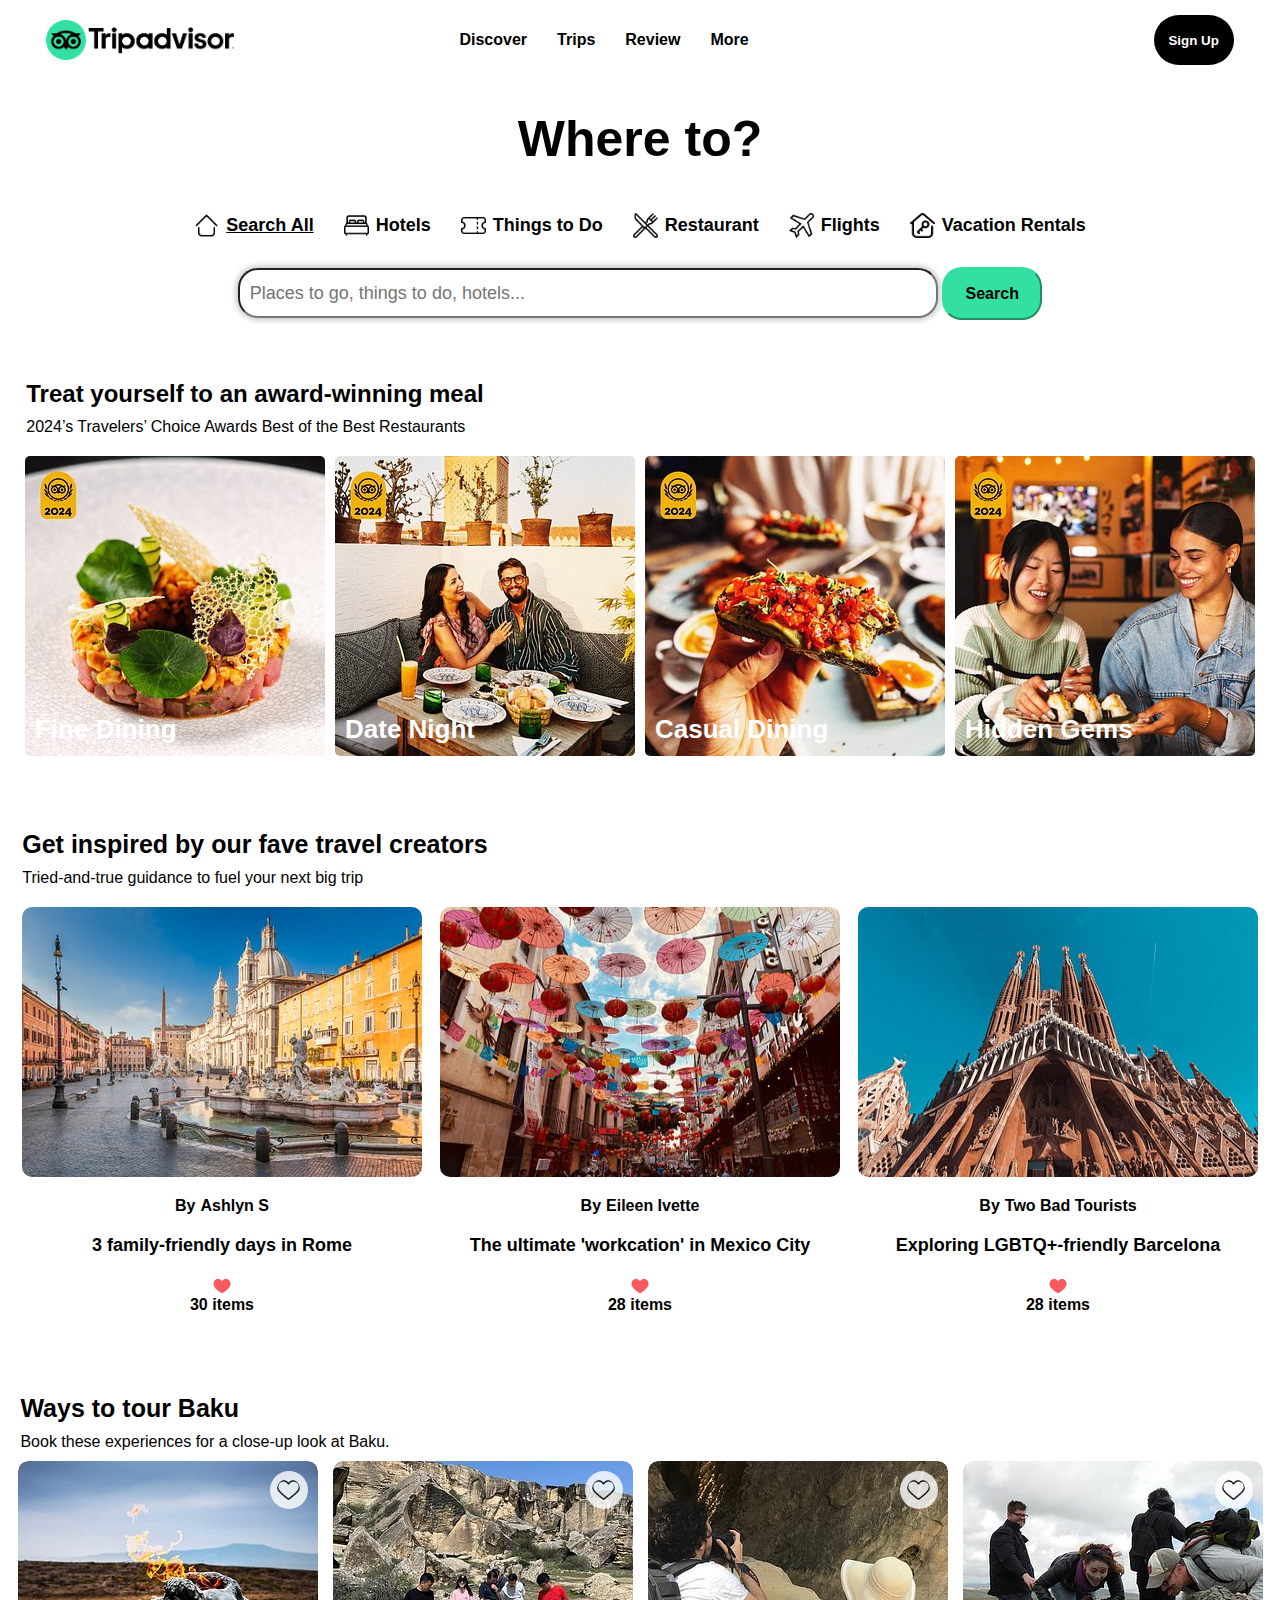
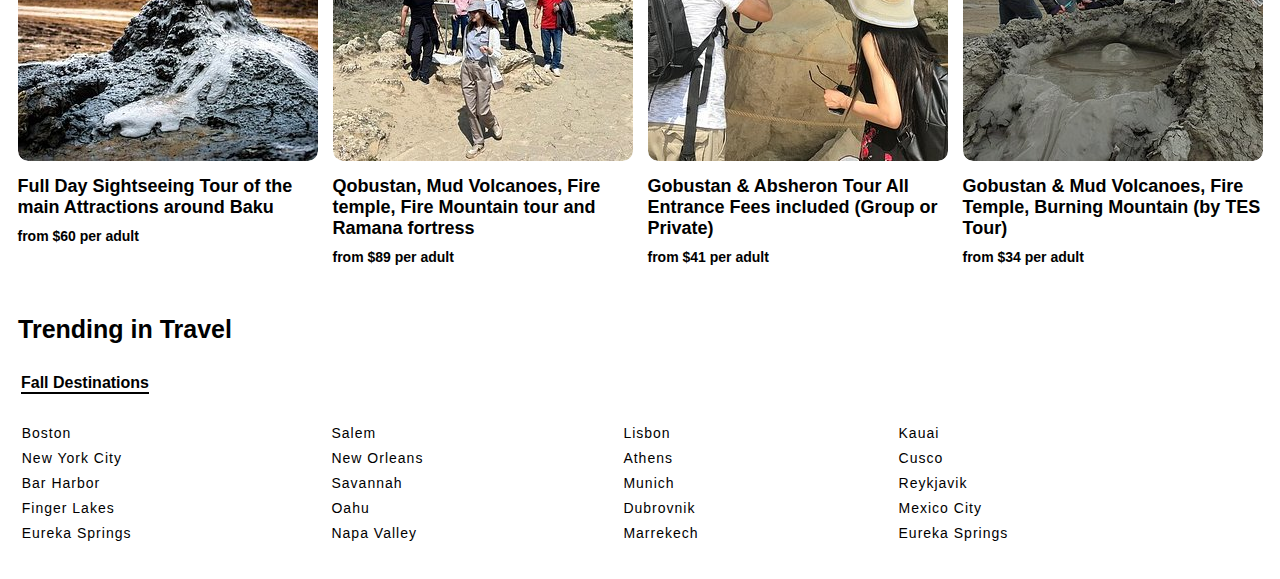
<file: index.html>
<!DOCTYPE html>
<html lang="en">
<head>
    <meta charset="UTF-8">
    <meta name="viewport" content="width=device-width, initial-scale=1.0">
    <title>Tripadvisor</title>
    <link rel="stylesheet" href="index.css">
</head>

<body>
    <nav class="navbar">
        <img class="logo" src="Images/Tripadvisor.png" alt="Logo.png">

        <ul class="nav_menu">
            <li class="nav_menu-item"><a href="#">Discover</a>
                <ul class="nav_submenu">
                    <li class="nav_submenu-item"><a href="#">Travelers' Choice</a></li>
                    <li class="nav_submenu-item"><a href="#">Travel Stories</a></li>
                </ul>
            </li>

            <li class="nav_menu-item"><a href="#">Trips</a>
                <ul class="nav_submenu">
                    <li class="nav_submenu-item"><a href="#">View my trips</a></li>
                    <li class="nav_submenu-item"><a href="#">Start a new trip</a></li>
                    <li class="nav_submenu-item"><a href="#">Create trip with AI</a></li>
                </ul>
            </li>

            <li class="nav_menu-item"><a href="#">Review</a>
                <ul class="nav_submenu">
                    <li class="nav_submenu-item"><a href="#">Write a review</a></li>
                    <li class="nav_submenu-item"><a href="#">Post photos</a></li>
                    <li class="nav_submenu-item"><a href="#">Add a place</a></li>
                </ul>
            </li>

            <li class="nav_menu-item"><a href="#">More</a>
                <ul class="nav_submenu">
                    <li class="nav_submenu-item"><a href="#">Cruises</a></li>
                    <li class="nav_submenu-item"><a href="#">Rental Cars</a></li>
                    <li class="nav_submenu-item"><a href="#">Forums</a></li>
                </ul>
            </li>

        </ul>

        <button class="btnRegister"><a href="register.html">Sign Up</a></button>
    </nav>

    <section class="searchLinks">
        <h1>Where to?</h1>
        <ul>
            <li class="homeA">
                <img src="Images/home.png" alt="home.png">
                <a href="#">Search All</a>
            </li>
                
            <li>
                <img src="Images/hotels.png" alt="hotels.png">
                <a href="#">Hotels</a>
            </li>

            <li>
                <img src="Images/ticket.png" alt="ticket.png">
                <a href="#">Things to Do</a>
            </li>

            <li>
                <img src="Images/restaurant.png" alt="restaurant.png">
                <a href="#">Restaurant</a>
            </li>

            <li>
                <img src="Images/plane.png" alt="plane.png">
                <a href="#">Flights</a>
            </li>

            <li>
                <img src="Images/key.png" alt="key.png">
                <a href="#">Vacation Rentals</a>
            </li>
        </ul>

        <div class="inputContainer">
            <input type="text" placeholder="Places to go, things to do, hotels...">
            <button>Search</button>
        </div>

    </section>

    <section class="mealLinks">

        <div class="mealText">
            <h2>Treat yourself to an award-winning meal</h2>
            <span>2024’s Travelers’ Choice Awards Best of the Best Restaurants</span>
        </div>

        <div class="mealImg">

            <div class="imageContainer">
                <img src="Images/caption1.jpg" alt="caption1">
                <span class="textOverlay">Fine Dining</span>
            </div>

            <div class="imageContainer">
                <img src="Images/caption2.jpg" alt="caption2">
                <span class="textOverlay">Date Night</span>
            </div>

            <div class="imageContainer">
                <img src="Images/caption3.jpg" alt="caption3">
                <span class="textOverlay">Casual Dining</span>
            </div>

            <div class="imageContainer">
                <img src="Images/caption4.jpg" alt="caption4">
                <span class="textOverlay">Hidden Gems</span>
            </div>     

        </div>
    </section>


    <section class="travelLinks">

        <div class="travelText">
            <h3>Get inspired by our fave travel creators</h3>
            <span>Tried-and-true guidance to fuel your next big trip</span>
        </div>

        <div class="travelImages">

            <div class="travelImg">
                <img src="Images/caption2.1.jpg" alt="caption2.1">
                <div class="travelBy">
                    <span>By</span>
                    <a href="#">Ashlyn S</a>
                </div>
                <a class="travelCity" href="#">3 family-friendly days in Rome</a>
                <a class="travelLike" href="#"><img src="Images/heart.png" alt="heart"></a>
                <a class="travelLikeCount" href="#">30 items</a>
            </div>

            <div class="travelImg">
                <img src="Images/caption2.2.jpg" alt="caption2.2">
                <div class="travelBy">
                    <span>By</span>
                    <a href="#">Eileen Ivette</a>
                </div>
                <a class="travelCity" href="#">The ultimate 'workcation' in Mexico City</a>
                <a class="travelLike" href="#"><img src="Images/heart.png" alt="heart"></a>
                <a class="travelLikeCount" href="#">28 items</a>
            </div>

            <div class="travelImg">
                <img src="Images/caption2.3.jpg" alt="caption2.3">
                <div class="travelBy">
                    <span>By</span>
                    <a href="#">Two Bad Tourists</a>
                </div>
                <a class="travelCity" href="#">Exploring LGBTQ+-friendly Barcelona</a>
                <a class="travelLike" href="#"><img src="Images/heart.png" alt="heart"></a>
                <a class="travelLikeCount" href="#">28 items</a>
            </div>

        </div>

    </section>

    <section class="bakuLinks">
        
        <div class="bakuText">
            <h4>Ways to tour Baku</h4>
            <span>Book these experiences for a close-up look at Baku.</span>
        </div>

        <div class="bakuImages">
            
            <div class="bakuImg">

                <div class="bakuContainerImg">
                    <img src="Images/caption3.1.jpg" alt="caption3.1">
                    <a class="likeIcon" href="#"><img src="Images/like.png" alt=""></a>
                </div>
                <span>Full Day Sightseeing Tour of the main Attractions around Baku</span>
                <p>from $60 per adult</p>
            </div>

            <div class="bakuImg">
                <div class="bakuContainerImg">
                    <img src="Images/caption3.2.jpg" alt="caption3.2">
                    <a class="likeIcon" href="#"><img src="Images/like.png" alt=""></a>
                </div>
                <span>Qobustan, Mud Volcanoes, Fire temple, Fire Mountain tour and Ramana fortress</span>
                <p>from $89 per adult</p>
            </div>


            <div class="bakuImg">
                <div class="bakuContainerImg">
                    <img src="Images/caption3.3.jpg" alt="caption3.3">
                    <a class="likeIcon" href="#"><img src="Images/like.png" alt=""></a>
                </div>
                <span>Gobustan & Absheron Tour All Entrance Fees included (Group or Private)</span>
                <p>from $41 per adult</p>
            </div>

            <div class="bakuImg">
                <div class="bakuContainerImg">
                    <img src="Images/caption3.4.jpg" alt="caption3.4">
                    <a class="likeIcon" href="#"><img src="Images/like.png" alt=""></a>
                </div>
                <span>Gobustan & Mud Volcanoes, Fire Temple, Burning Mountain (by TES Tour)</span>
                <p>from $34 per adult</p>
            </div>

        
        </div>

    </section>

    <section class="trendLinks">
        <h5>Trending in Travel</h5>
        <p>Fall Destinations</p>

        <div class="footerLinks">

            <ul class="list">
                <li><a href="#">Boston</a></li>
                <li><a href="#">New York City</a></li>
                <li><a href="#">Bar Harbor</a></li>
                <li><a href="#">Finger Lakes</a></li>
                <li><a href="#">Eureka Springs</a></li>
            </ul>

            <ul class="list">
                <li><a href="#">Salem</a></li>
                <li><a href="#">New Orleans</a></li>
                <li><a href="#">Savannah</a></li>
                <li><a href="#">Oahu</a></li>
                <li><a href="#">Napa Valley</a></li>
            </ul>

            <ul class="list">
                <li><a href="#">Lisbon</a></li>
                <li><a href="#">Athens</a></li>
                <li><a href="#">Munich</a></li>
                <li><a href="#">Dubrovnik</a></li>
                <li><a href="#">Marrekech</a></li>
            </ul>

            <ul class="list">
                <li><a href="#">Kauai</a></li>
                <li><a href="#">Cusco</a></li>
                <li><a href="#">Reykjavik</a></li>
                <li><a href="#">Mexico City</a></li>
                <li><a href="#">Eureka Springs</a></li>
            </ul>

        </div>


    </section>



</body>
</html>
</file>
<file: index.css>
* {
    margin: 0;
    padding: 0;
    box-sizing: border-box;
    font-family: Arial, sans-serif;
}

.logo{
    height: 40px;
    margin-right: 200px;
}

.navbar {
    display: flex;
    justify-content: center; 
    align-items: center;
    background-color: white;
    padding: 15px;
    gap: 10px;
}

.nav_menu {
    display: flex;
    list-style: none;
    margin-right: 380px;
    padding-left: 0;
}

.nav_menu-item {
    position: relative;
}

.nav_menu-item a {
    text-decoration: none;
    color: black;
    font-weight: 700;
    padding: 10px 15px;
    display: block;
}

.nav_menu-item:hover > a {
    background-color: gray;
    border-radius: 5px;
}

.nav_submenu {
    display: none;
    position: absolute;
    left: 0;
    top: 100%;
    width: 200px;
    background-color: white;
    padding: 10px 0;
    border-radius: 5px;
    border-color: black;
    list-style-type: none;
    margin: 0;
}

.nav__menu-item:hover .nav__submenu {
    display: block;
}

.nav_submenu-item a {
    text-decoration: none;
    color: black;
    display: block;
    padding: 10px 15px;
}

.nav_submenu-item a:hover {
    background-color: gray;
}

.btnRegister {
    background-color: black;
    border: none;
    cursor: pointer;
    border-radius: 35px;
    height: 50px;
    width: 80px;
}

.btnRegister a {
    text-decoration: none;
    color: white; 
    font-weight: 600;
}

.searchLinks {
    text-align: center; 
}

.searchLinks h1 {
    margin-top: 30px;
    font-size: 50px;
    font-weight: 900;
}

.searchLinks ul {
    margin-top: 45px;
    display: flex;
    justify-content: center; 
    gap: 30px; 
}

.searchLinks li {
    display: flex;
    align-items: center;
    justify-content: center; 
    gap: 7px;
}

.searchLinks li img {
    height: 25px; 
    width: 25px; 
}

.searchLinks li a{
    text-decoration: none;
    color: black;
    font-size: 18px;
    text-align: center;
}

.searchLinks .homeA{
    text-decoration: underline;
}

.inputContainer input{
    height: 50px;
    width: 700px;
    border-radius: 20px;
    margin-top: 30px;
    border-color: 1px solid #808080;
    color: black;
    box-shadow: 0 0 5px 3px lightgray;
    font-size: 18px;
    padding: 10px;
}

.inputContainer button{
    height: 53px;
    border-radius: 20px;
    width: 100px;
    background-color: #34e0a1;
    border-color: #34e0a1;
    font-weight: 600;
    font-size: 16px;
}

.mealLinks{
    display: flex;
    justify-content: center; 
    align-items: center;
    flex-direction: column;
    margin-top: 50px;
    gap: 20px;
}

.mealText {
    margin-right: 770px;
    gap: 10px;
}

.mealText h2{
    margin: 10px 0px;

}

.mealImg {
    display: flex;
    gap: 10px; 
}

.mealImg img{
    border-radius: 5px;
}

.imageContainer{
    position: relative;
}

.textOverlay{
    position: absolute;
    bottom: 10px;
    left: 50%;
    transform: translateX(-50%);
    width: 100%;
    color: white;
    font-size: 26px;
    padding: 5px 10px;
    border-radius: 5px;
    font-weight: 900;
}


.travelLinks{
    display: flex;
    justify-content: center; 
    align-items: center;
    flex-direction: column;
    margin-top: 30px;
    gap: 10px;
}

.travelText{
    margin-right: 770px;
    margin-top: 30px;
}

.travelText h3{
    font-size: 25px;
    margin: 10px 0px;

}

.travelImages{
    display: flex;
    gap: 18px;
    margin-top: 10px;
}

.travelImg{
    display: flex;
    flex-direction: column;
}

.travelImg img
{
    border-radius: 10px;
    height: 270px;
    width: 400px;
}


.travelBy{
    display: flex;
    justify-content: center;
    gap: 5px;
    margin-top: 20px;
}

.travelBy span , a{
    text-decoration: none;
    color: black;
    font-weight: 600;
}


.travelCity{
    display: flex;
    justify-content: center;
    font-size: 18px;
    margin-top: 20px;
}

.travelLike{
    display: flex;
    justify-content: center;
    margin-top: 20px;
}

.travelLike img{
    height: 20px;
    width: 20px;
}

.travelLikeCount{
    display: flex;
    justify-content: center;
}


.travelBy:hover a , .travelCity:hover{
    text-decoration: underline;
    color: rgb(76, 76, 76);
}

.bakuLinks{
    display: flex;
    justify-content: center; 
    align-items: center;
    flex-direction: column;
    margin-top: 40px;
    gap: 10px;
}

.bakuText{
    margin-right: 870px;
    margin-top: 30px;
}

.bakuText h4{
    font-size: 25px;
    margin: 10px 0px;

}

.bakuImages{
    display: flex;
    justify-content: center;
    gap: 15px;
}

.bakuImg{
    display: flex;
    flex-direction: column;
}

.bakuContainerImg {
    position: relative;
    overflow: hidden;
    border-radius: 10px;
}

.bakuContainerImg img {
    display: block;
    width: 100%;
    height: auto;
    border-radius: 10px;
}

.bakuContainerImg a {
    position: absolute;
    top: 10px; 
    right: 10px;
    display: flex;
    align-items: center;
    justify-content: center;
    background-color: rgba(255, 255, 255, 0.8); 
    border-radius: 50%;
    padding: 5px;
    width: 38px;
    height: 38px;
    text-decoration: none;
}

.bakuContainerImg a img {
    width: 80%;
    height: 80%;
} 

.bakuImg span{
    width: 300px;
    font-weight: 600;
    font-size: 18px;
    margin-top: 15px;
}

.bakuImg p{
    width: 300px;
    font-weight: 600;
    margin-top: 10px;
    font-size: 14px;
}


.trendLinks{
    display: flex;
    align-items: center;
    justify-content: center;
    flex-direction: column;
    margin-top: 40px;
}

.trendLinks h5{
    font-size: 25px;
    margin: 10px 1030px 0px 0px;
}

.trendLinks p{
    font-weight: 550;
    margin: 30px 1110px 0px 0px;
    border-bottom: 2px solid black;
}

.footerLinks{
    margin-top: 30px;
    display: flex;
    justify-content: space-between;
    text-decoration: none;
    list-style: none;
    margin-right: 250px;
    gap: 200px;
    margin-bottom: 30px;

}

.list li{
    list-style: none;
    margin-bottom: 7px;
}

.list li a{
    color: black;
    text-decoration: none;
    font-weight: 400;
    font-size: 14px;
    letter-spacing: 1px;
}

.list li a:hover {
    text-decoration: underline;
    color: rgb(76, 76, 76);
}
</file>
